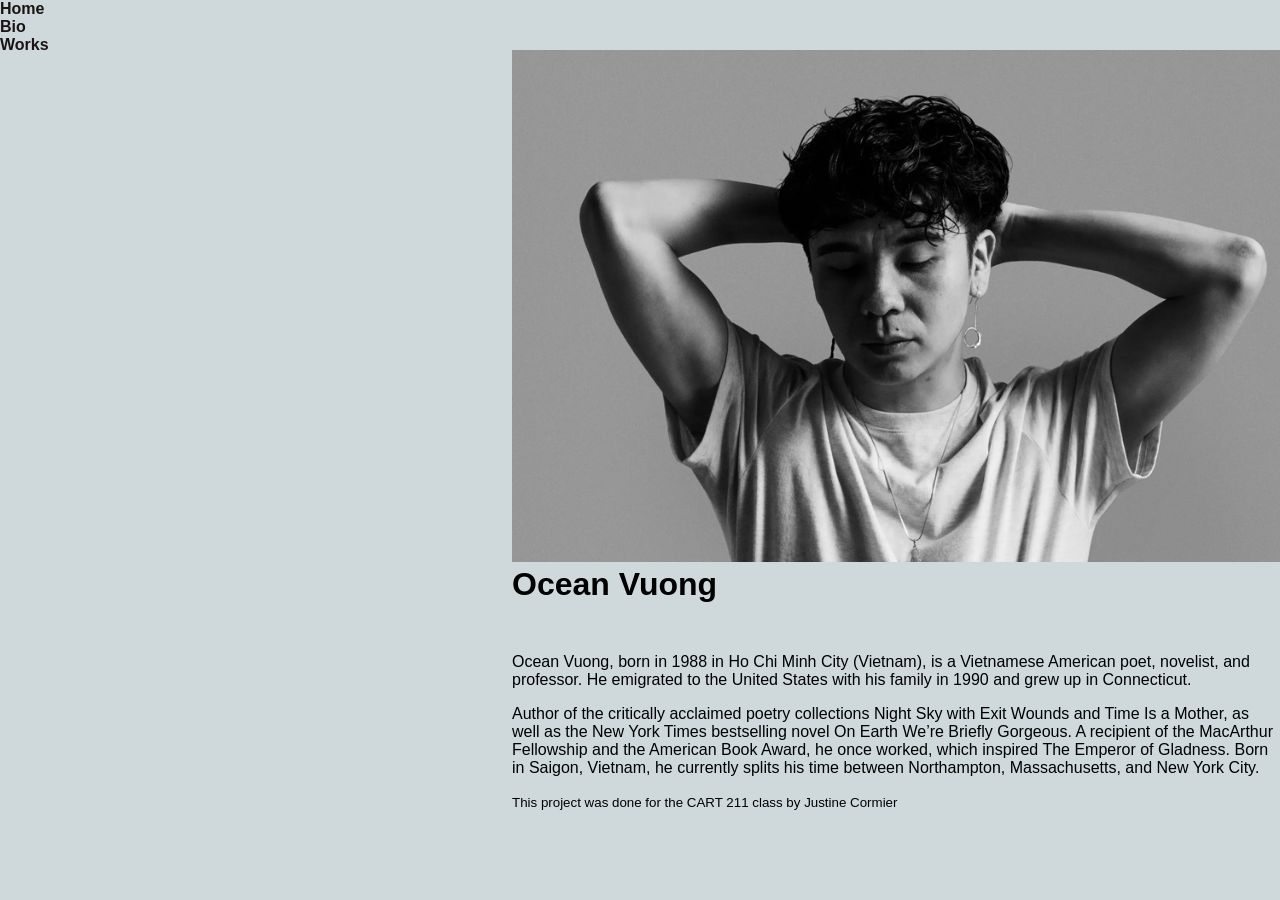
<file: Assessement3-and-4/index.html>
<!DOCTYPE html>
<html lang="en">
<head>
    <meta charset="UTF-8">
    <meta name="viewport" content="width=device-width, initial-scale=1.0">
    <title>Ocean Vuong web page</title>
    <link rel="stylesheet" href="default.css">
</head>
<body>
    <nav>
        <a href="index.html">Home</a>
        <a href="bio.html">Bio</a>
        <a href="work.html">Works</a>
    </nav>
    <div id="wrapper">
        <header>
            <img src="assets/Home.jpg" alt="Bio-pic of Ocean Vuong" width="100%">
            <h1>Ocean Vuong</h1>
        </header>
        <main>
            <p>
            Ocean Vuong, born in 1988 in Ho Chi Minh City (Vietnam), is a Vietnamese American poet, novelist, and professor. He
            emigrated to the United States with his family in 1990 and grew up in Connecticut.
   
            </p>
            
            <p>
            Author of the critically acclaimed poetry collections Night Sky with Exit Wounds and Time Is a Mother, as well as the
            New York Times bestselling novel On Earth We’re Briefly Gorgeous. A recipient of the MacArthur Fellowship and the
            American Book Award, he once worked, which inspired The Emperor of Gladness. Born in Saigon, Vietnam, he currently
            splits his time between Northampton, Massachusetts, and New York City.
   
            </p>
        </main>
        <footer>
        <small> This project was done for the CART 211 class by Justine Cormier</small>
        </footer>
    </div>
</body>
</html>
</file>
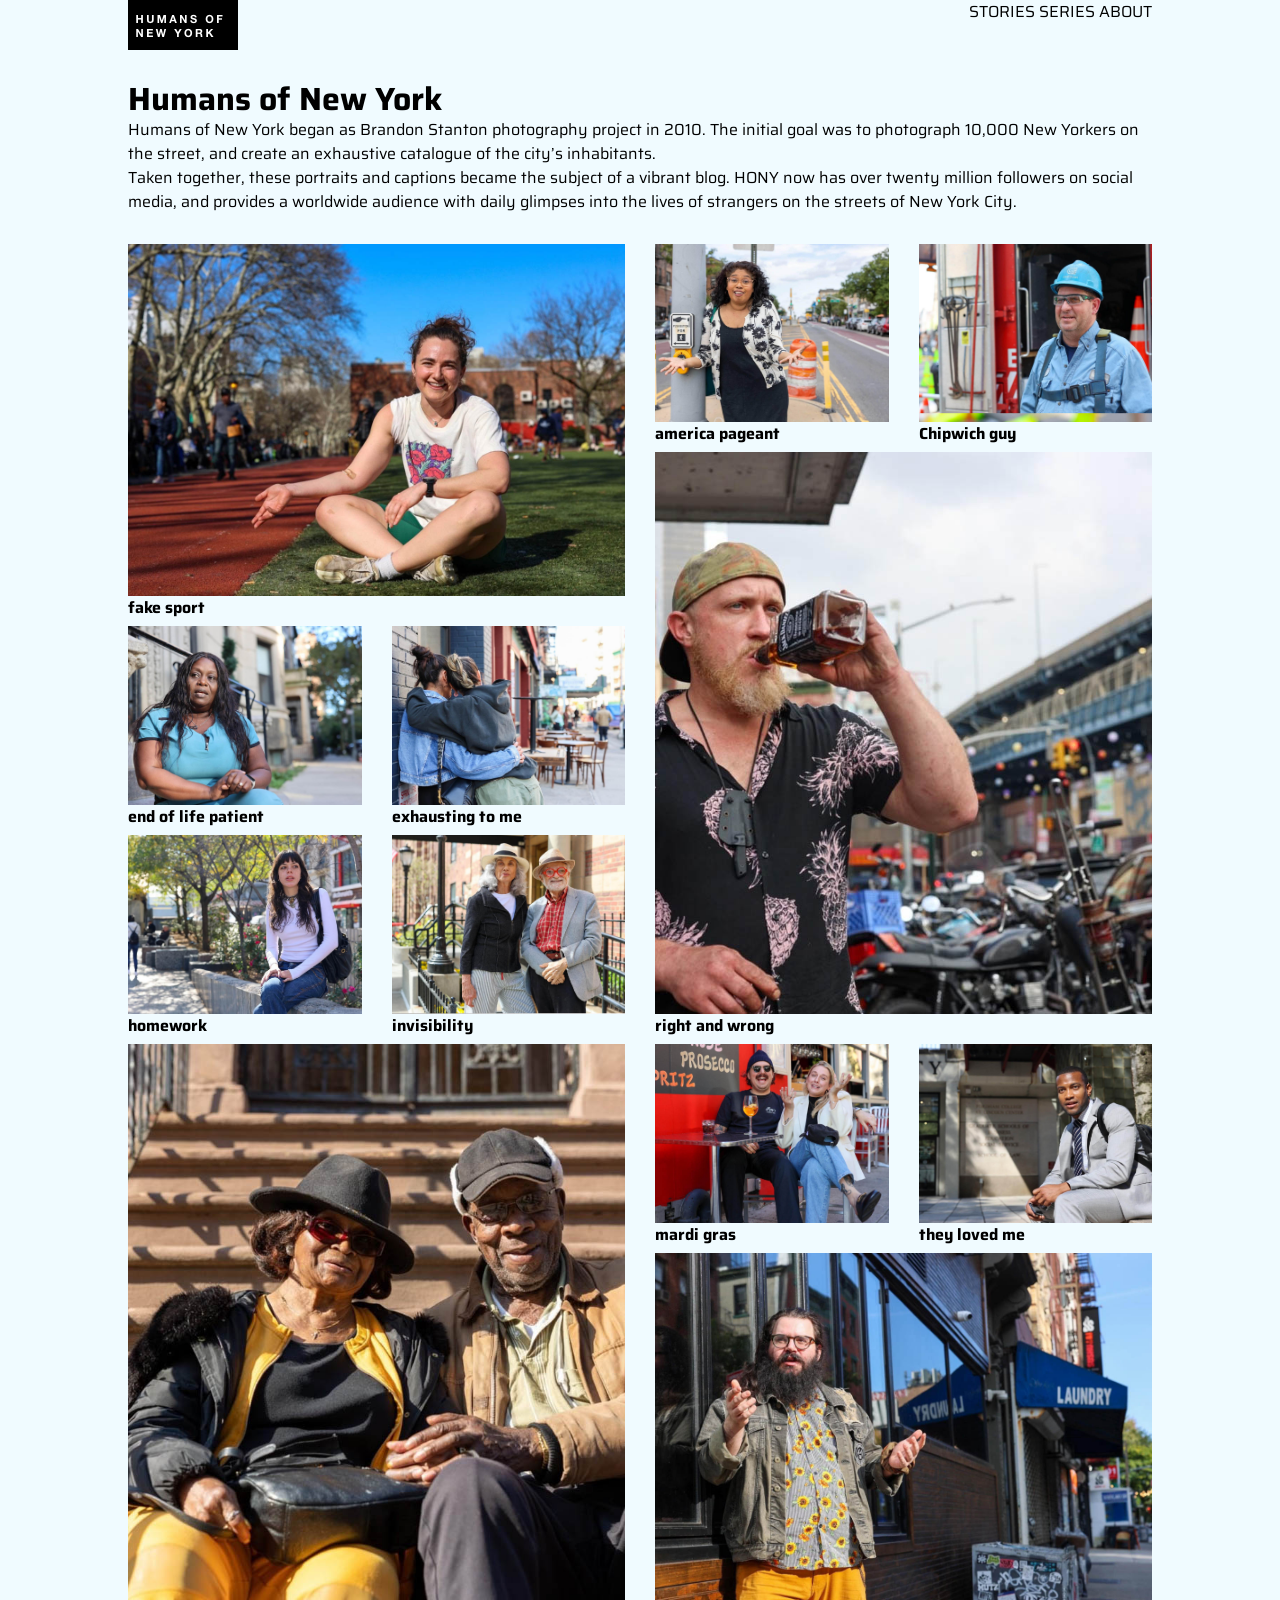
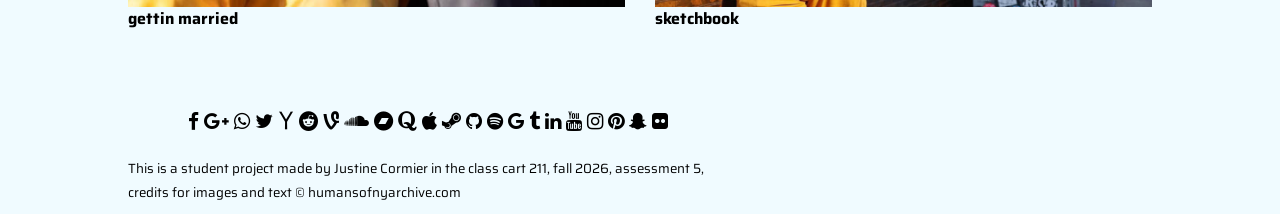
<file: Cormier_Justine_Assessement5/index.html>
<!DOCTYPE html>
<html lang ="en">
<head>
    <meta charset="UTF-8">
    <meta name ="viewport" content="width=device-width">
    <title>Humans of New York</title>
    <!-- calls the reset css that the teacher provided -->
    <link rel="stylesheet" href="reset.css">
    <!-- calls the default.css that is "mine" -->
    <link rel="stylesheet" href="default.css">
    
    <!-- i pasted this from google fonts to import it-->
    <link rel="preconnect" href="https://fonts.googleapis.com">
    <link rel="preconnect" href="https://fonts.gstatic.com" crossorigin>
    <link href="https://fonts.googleapis.com/css2?family=Saira:ital,wght@0,100..900;1,100..900&display=swap"
    rel="stylesheet">
    <link rel="stylesheet" href="https://cdnjs.cloudflare.com/ajax/libs/font-awesome/4.7.0/css/font-awesome.min.css">

</head>
<body>
<div id ="wrapper">
    
    
    <header>
    <!-- makes two boxes -->
     <!-- logo -->
    <div class="logo">
    <a href="index.html"><img src="assets/logo.png"></a>
    </div>
   
    <!-- navigation bar/menu-->
    <nav>
        <!-- three links -->
        <a href="story.html">STORIES</a>
        <a href="#"></ahref>SERIES</a>
        <a href="#"></ahref>ABOUT</a>
        
    </nav>
    </header>
    
    
    <!-- main content of the page -->
    <main>
        <h1>Humans of New York</h1>
        <p>Humans of New York began as Brandon Stanton photography project in 2010. The initial goal was to photograph 10,000 New
        Yorkers on the street, and create an exhaustive catalogue of the city’s inhabitants.
        </p>
        <p>Taken together, these portraits and captions became the subject of a vibrant blog. HONY now has over twenty million
        followers on social media, and provides a worldwide audience with daily glimpses into the lives of strangers on the
        streets of New York City.
        </p>
        <div class = "image-container">
            <figure class="im1">
                <a href="#"></a><img src="assets/america_pageant.jpg" alt="">
                <figcaption>america pageant</figcaption>
            </figure>
            
            <figure class="im2">
                <a href="#"></a><img src="assets/Chipwich_guy.jpg" alt="">
                <figcaption>Chipwich guy</figcaption>
            </figure>
            
            <figure class="im12">
                <a href="#"></a><img src="assets/end_of_life_patient.jpg" alt="">
                <figcaption>end of life patient</figcaption>
            </figure>
            
            <figure class="im4">
                <a href="#"></a><img src="assets/exhausting_to_me.jpg" alt="">
                <figcaption>exhausting to me</figcaption>
            </figure>
            
            <figure class="im5">
                <a href="#"></a><img src="assets/fake_sport.jpg" alt="">
                <figcaption>fake sport</figcaption>
            </figure>
            
            <figure class="im6">
                <a href="#"></a><img src="assets/gettin_married.jpg" alt="">
                <figcaption>gettin married</figcaption>
            </figure>
            
            <figure class="im7">
                <a href="#"></a><img src="assets/homework.jpg" alt="">
                <figcaption>homework</figcaption>
            </figure>
            
            <figure class="im8">
                <a href="#"></a><img src="assets/invisibility.jpg" alt="">
                <figcaption>invisibility</figcaption>
            </figure>
            
            <figure class="im9">
                <a href="#"></a><img src="assets/Mardi-Gras.jpg" alt="">
                <figcaption>mardi gras</figcaption>
            </figure>
            
            <figure class="im10">
                <a href="#"></a><img src="assets/Right_and_wrong.jpg" alt="">
                <figcaption>right and wrong</figcaption>
            </figure>
            
            <figure class="im11">
                <a href="#"></a><img src="assets/sketchbook.jpg" alt="">
                <figcaption>sketchbook</figcaption>
            </figure>
            
            <figure class="im12">
                <a href="#"></a><img src="assets/they_loved_me.jpg" alt="">
                <figcaption>they loved me</figcaption>
            </figure>
            
        </div>
            
            
            
    </main>
    
    
    <footer>
        <div class="icon-wrapper">
        <div class="fa fa-facebook"></div>
        <div class ="fa fa-google-plus"></div>
        <div class ="fa fa-whatsapp"></div>
        <div class="fa fa-twitter"></div>
        <div class="fa fa-yahoo"></div>
        <div class="fa fa-reddit"></div>
        <div class="fa fa-vine"></div>
        <div class="fa fa-soundcloud"></div>
        <div class="fa fa-bandcamp"></div>
        <div class="fa fa-quora"></div>
        <div class="fa fa-apple"></div>
        <a href="#" class="fa fa-steam"></a>
        <a href="#" class="fa fa-github"></a>
        <a href="#" class="fa fa-spotify"></a>
        <a href="#" class="fa fa-google"></a>
        <a href="#" class="fa fa-tumblr"></a>
        <a href="#" class="fa fa-linkedin"></a>
        <a href="#" class="fa fa-youtube"></a>
        <a href="#" class="fa fa-instagram"></a>
        <a href="#" class="fa fa-pinterest"></a>
        <a href="#" class="fa fa-snapchat-ghost"></a>
        <a href="#" class="fa fa-flickr"></a>
        </div>
        <small>This is a student project made by Justine Cormier in the class cart 211, fall 2026, assessment 5, credits for
            images
            and text
            © humansofnyarchive.com
        </small>
    </footer>
   
    
    
</div>
    
</body>
</html>
</file>
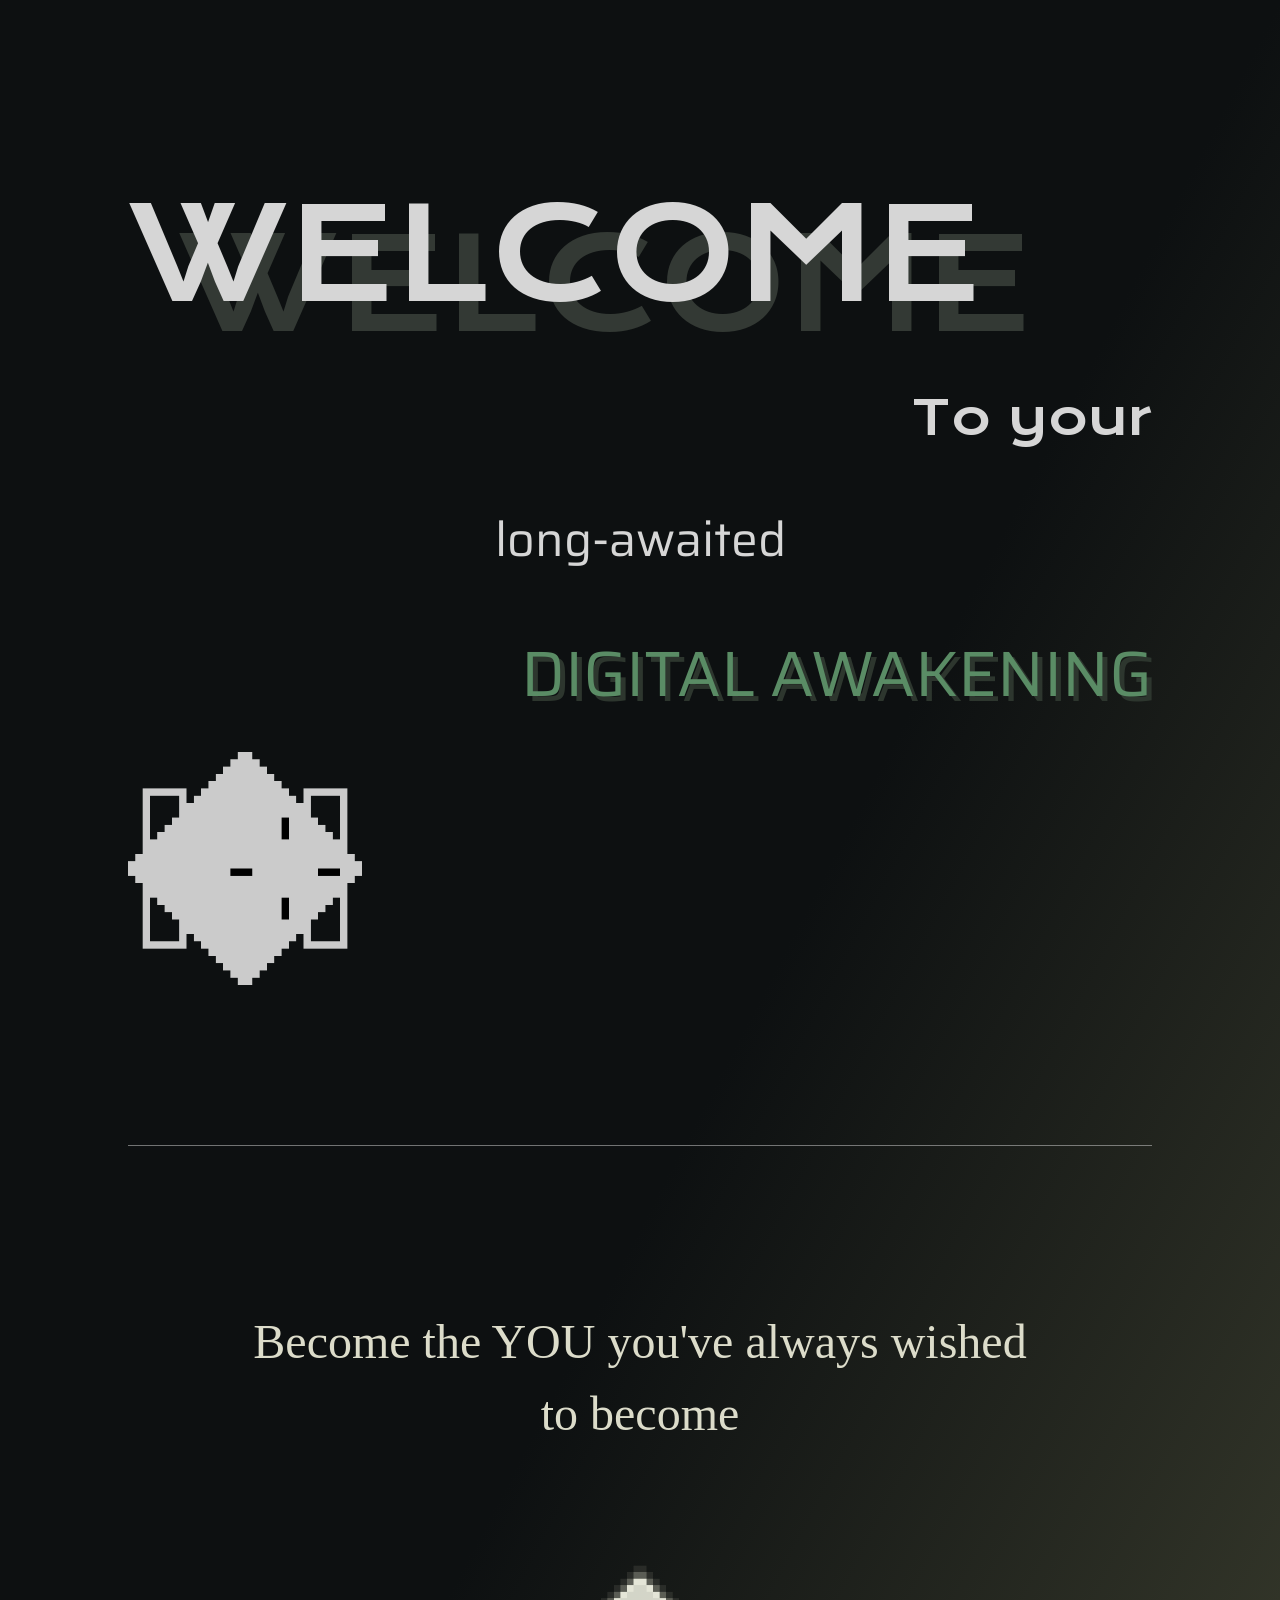
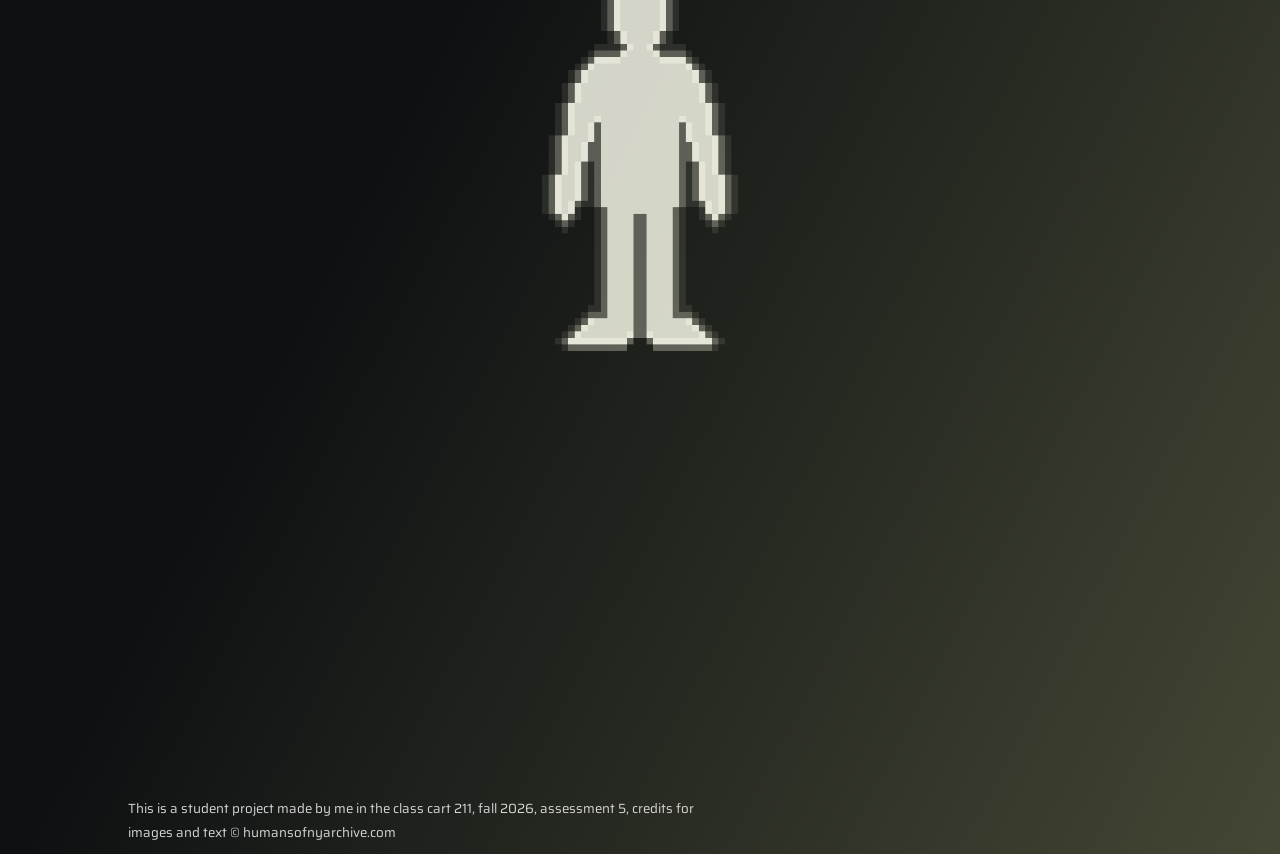
<file: surveillance-project/index.html>
<!DOCTYPE html>
<html lang ="en">
<head>
    <meta charset="UTF-8">
    <meta name ="viewport" content="width=device-width">
    <title>Humans of New York</title>
    <!-- calls the reset css that the teacher provided -->
    <link rel="stylesheet" href="reset.css">
    <!-- calls the default.css that is "mine" -->
    <link rel="stylesheet" href="default.css">
    
    <!-- i pasted this from google fonts to import it-->
     <!-- redaction 50 -->
    <link rel="preconnect" href="https://fonts.googleapis.com">
    <link rel="preconnect" href="https://fonts.gstatic.com" crossorigin>
    <link
        href="https://fonts.googleapis.com/css2?family=Redaction+50:ital,wght@0,400;0,700;1,400&family=Saira:ital,wght@0,100..900;1,100..900&display=swap"
        rel="stylesheet">
        
        <!-- krona one -->
<link rel="preconnect" href="https://fonts.googleapis.com">
<link rel="preconnect" href="https://fonts.gstatic.com" crossorigin>
<link href="https://fonts.googleapis.com/css2?family=Krona+One&display=swap" rel="stylesheet">


</head>
<body>
<div id ="wrapper">
    
    
    <header>
    <!-- makes two boxes -->
     <!-- logo -->
    <!-- <div class="logo">
    <a href="index.html"><img src="assets/logo.png"></a>
    </div> -->
   
    <!-- navigation bar/menu-->
    <nav>
        <!-- three links -->
        <!-- <a href="story.html">STORIES</a>
        <a href="#"></ahref>SERIES</a>
        <a href="#"></ahref>ABOUT</a> -->
        
    </nav>
    </header>
    
    
    <!-- main content of the page -->
    <main>
        <h1 class="krona-one-regular sequential-fade">WELCOME</h1>
        <p class="krona-one-regular sequential-fade fade-2">To your </p>
        <p class="sequential-fade fade-3">long-awaited</p>
        <p class="sequential-fade fade-4">DIGITAL AWAKENING</p>
        <div class = "image-container">
            <figure class="im1">
                <a href="#"></a><img src="assets/diamond.png" alt="">
                <!-- <figcaption>america pageant</figcaption> -->
            </figure>
            

            
        </div>
        <section class="closing-message">
            <p class="redaction-50-regular">Become the YOU you've always wished to become</p>
            
            <div class = "person">
                <a href="#"></a><img src = "assets/person2.png" alt = "">
            </div>
            </section>
            
    </main>
    
    
    <footer>
        <div class="icon-wrapper">
        <div class="fa fa-facebook"></div>
        <div class ="fa fa-google-plus"></div>
        <div class ="fa fa-whatsapp"></div>
        <div class="fa fa-twitter"></div>
        <div class="fa fa-yahoo"></div>
        <div class="fa fa-reddit"></div>
        <div class="fa fa-vine"></div>
        <div class="fa fa-soundcloud"></div>
        <div class="fa fa-bandcamp"></div>
        <div class="fa fa-quora"></div>
        <div class="fa fa-apple"></div>
        <a href="#" class="fa fa-steam"></a>
        <a href="#" class="fa fa-github"></a>
        <a href="#" class="fa fa-spotify"></a>
        <a href="#" class="fa fa-google"></a>
        <a href="#" class="fa fa-tumblr"></a>
        <a href="#" class="fa fa-linkedin"></a>
        <a href="#" class="fa fa-youtube"></a>
        <a href="#" class="fa fa-instagram"></a>
        <a href="#" class="fa fa-pinterest"></a>
        <a href="#" class="fa fa-snapchat-ghost"></a>
        <a href="#" class="fa fa-flickr"></a>
        </div>
        <small>This is a student project made by me in the class cart 211, fall 2026, assessment 5, credits for
            images
            and text
            © humansofnyarchive.com
        </small>
    </footer>
   
    
    
</div>
    
</body>
</html>
</file>
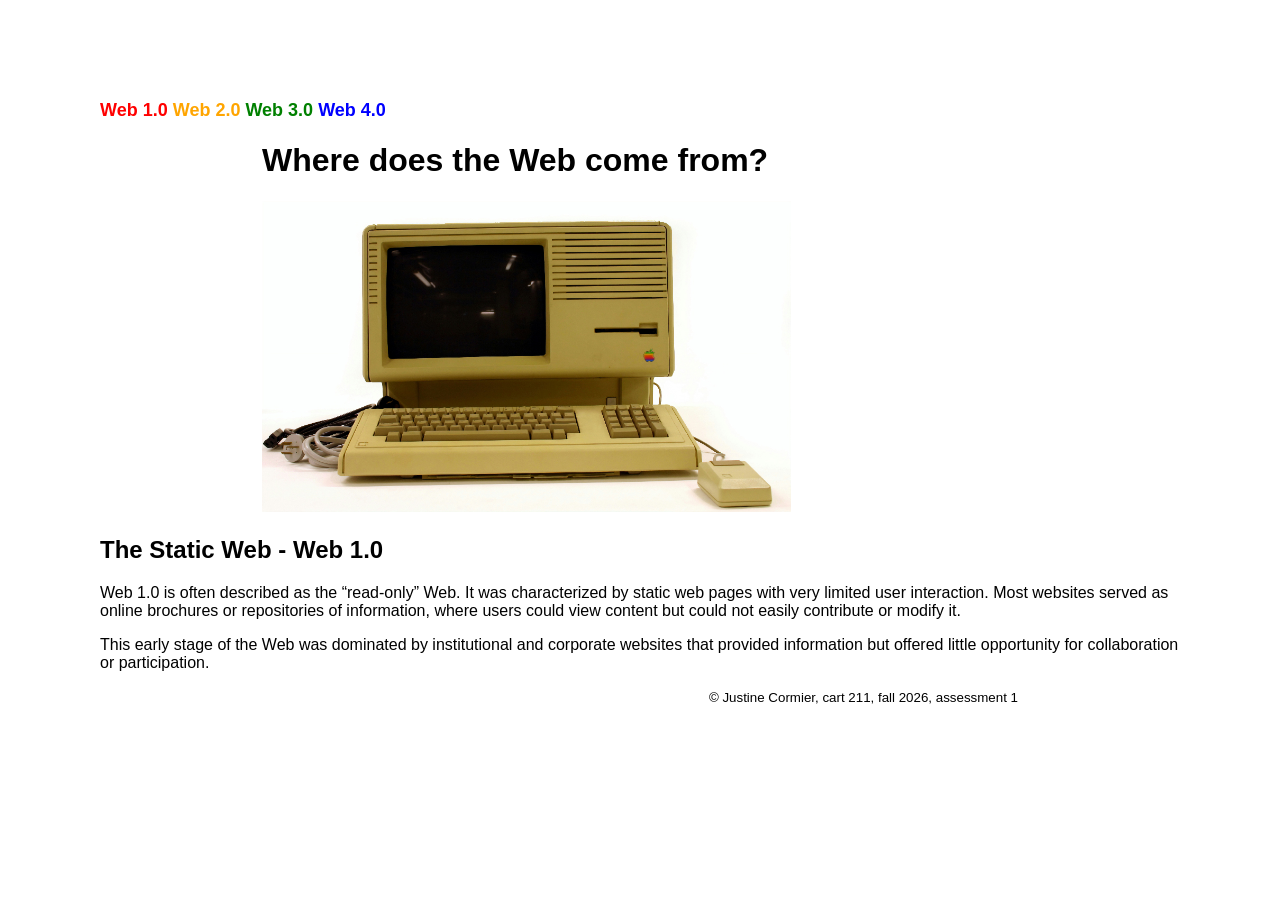
<file: Assesement2/Assesement2/index.html>
<!DOCTYPE html>

<html lang="en">
<head>
    <title>Origins of the Web</title>
    <meta charset="UTF-8"
    
    
    
</head>    

<body style="font-family: Arial, Helvetica, sans-serif; margin:100px;">
    <nav style="font-weight:bold;font-size:large;"
        <!--this LOADS TO these pages
        if you dont know the link, put a #-->
        <a href="index.html"style="color: red; text-decoration: none;">Web 1.0</a>
        <a href="web2.html"style="color: orange; text-decoration: none;"">Web 2.0</a>
        <a href="web3.html"style="color: green; text-decoration: none;"">Web 3.0</a>
        <a href="web4.html"style="color: blue; text-decoration: none;"">Web 4.0</a>
    </nav>
    <!--this means my content is 70% of the page, not including
    the image-->
    <header style="width:70%; margin-left:auto; margin-right:auto;">
        <h1>Where does the Web come from?</h1>
        
        <img src="apple-lisa.jpg" width="70%;"> 
    </header>
    <main style="width:70%;margin-left:auto; margin-right:auto;;"></main>
    <h2> The Static Web - Web 1.0</h2>
        <p>
        Web 1.0 is often described as the “read-only” Web. It was characterized by static web pages with very limited user interaction. Most
        websites served as online brochures or repositories of information, where users could view content but could not easily
        contribute or modify it.
            
        </p>
        <p>
        This early stage of the Web was dominated by institutional and corporate websites that provided information but offered little
        opportunity for collaboration or participation.
        </p>
        
    </main>
    
    <footer style="width:70%;margin-left:auto; margin-right:auto;text-align: right;">
    <small>
© Justine Cormier, cart 211, fall 2026, assessment 1
    </small>
        
    </footer>
    
    
</body>







</html>
</file>
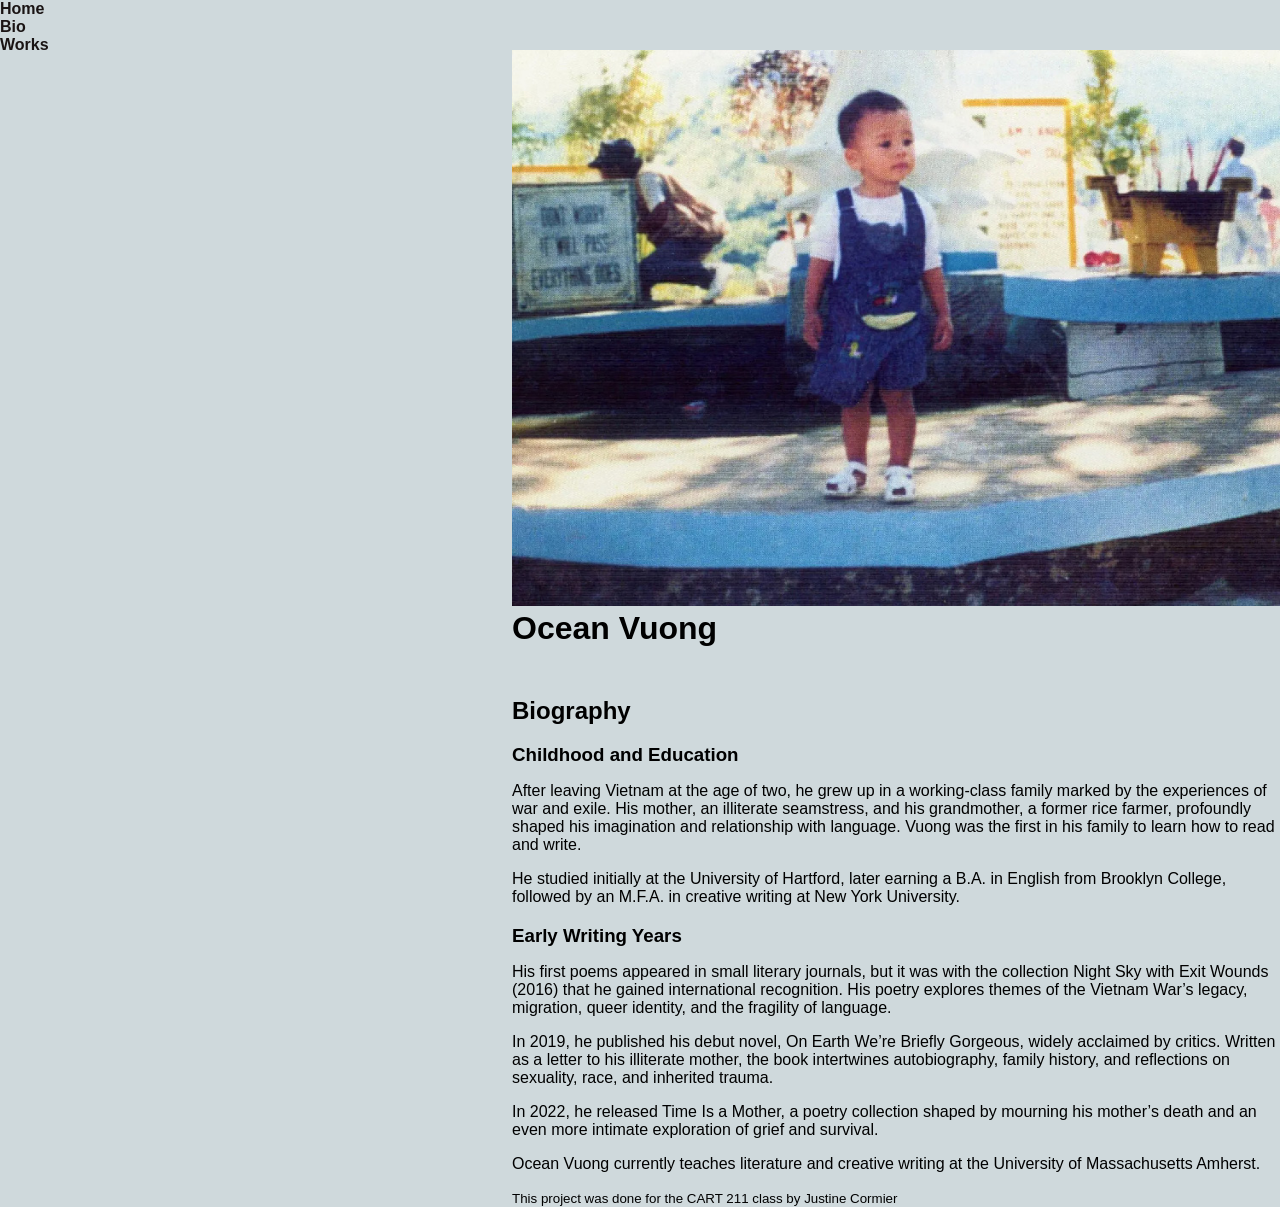
<file: Assessement3-and-4/bio.html>
<!DOCTYPE html>
<html lang="en">
<head>
    <meta charset="UTF-8">
    <meta name="viewport" content="width=device-width, initial-scale=1.0">
    <title>Ocean Vuong web page</title>
    <link rel="stylesheet" href="default.css">
</head>
<body>
    <nav>
        <a href="index.html">Home</a>
        <a href="bio.html">Bio</a>
        <a href="work.html">Works</a>
    </nav>
    <div id="wrapper">
        <header>
            <img src="assets/Bio.jpg" alt="Bio-pic of Ocean Vuong as a child" width="100%">
            <h1>Ocean Vuong</h1>
            <h2> Biography</h2>
        </header>
        <main>
            <h3>Childhood and Education</h3>
            <p>
            After leaving Vietnam at the age of two, he grew up in a working-class family marked by the experiences of war and
            exile. His mother, an illiterate seamstress, and his grandmother, a former rice farmer, profoundly shaped his
            imagination and relationship with language. Vuong was the first in his family to learn how to read and write.

            </p>
            
            <p>
            He studied initially at the University of Hartford, later earning a B.A. in English from Brooklyn College, followed by
            an M.F.A. in creative writing at New York University.
            </p>
            
            <h3>Early Writing Years</h3>
            <p> His first poems appeared in small literary journals, but it was with the collection Night Sky with Exit Wounds (2016)
            that he gained international recognition. His poetry explores themes of the Vietnam War’s legacy, migration, queer
            identity, and the fragility of language.
            </p>
            
            <p>In 2019, he published his debut novel, On Earth We’re Briefly Gorgeous, widely acclaimed by critics. Written as a letter
            to his illiterate mother, the book intertwines autobiography, family history, and reflections on sexuality, race, and
            inherited trauma.
            </p>
            
            <p>In 2022, he released Time Is a Mother, a poetry collection shaped by mourning his mother’s death and an even more
            intimate exploration of grief and survival.
            </p>
            
            <p>Ocean Vuong currently teaches literature and creative writing at the University of Massachusetts Amherst.
</p>
            
            
        </main>
        <footer>
        <small> This project was done for the CART 211 class by Justine Cormier</small>
        </footer>
    </div>
</body>
</html>
</file>
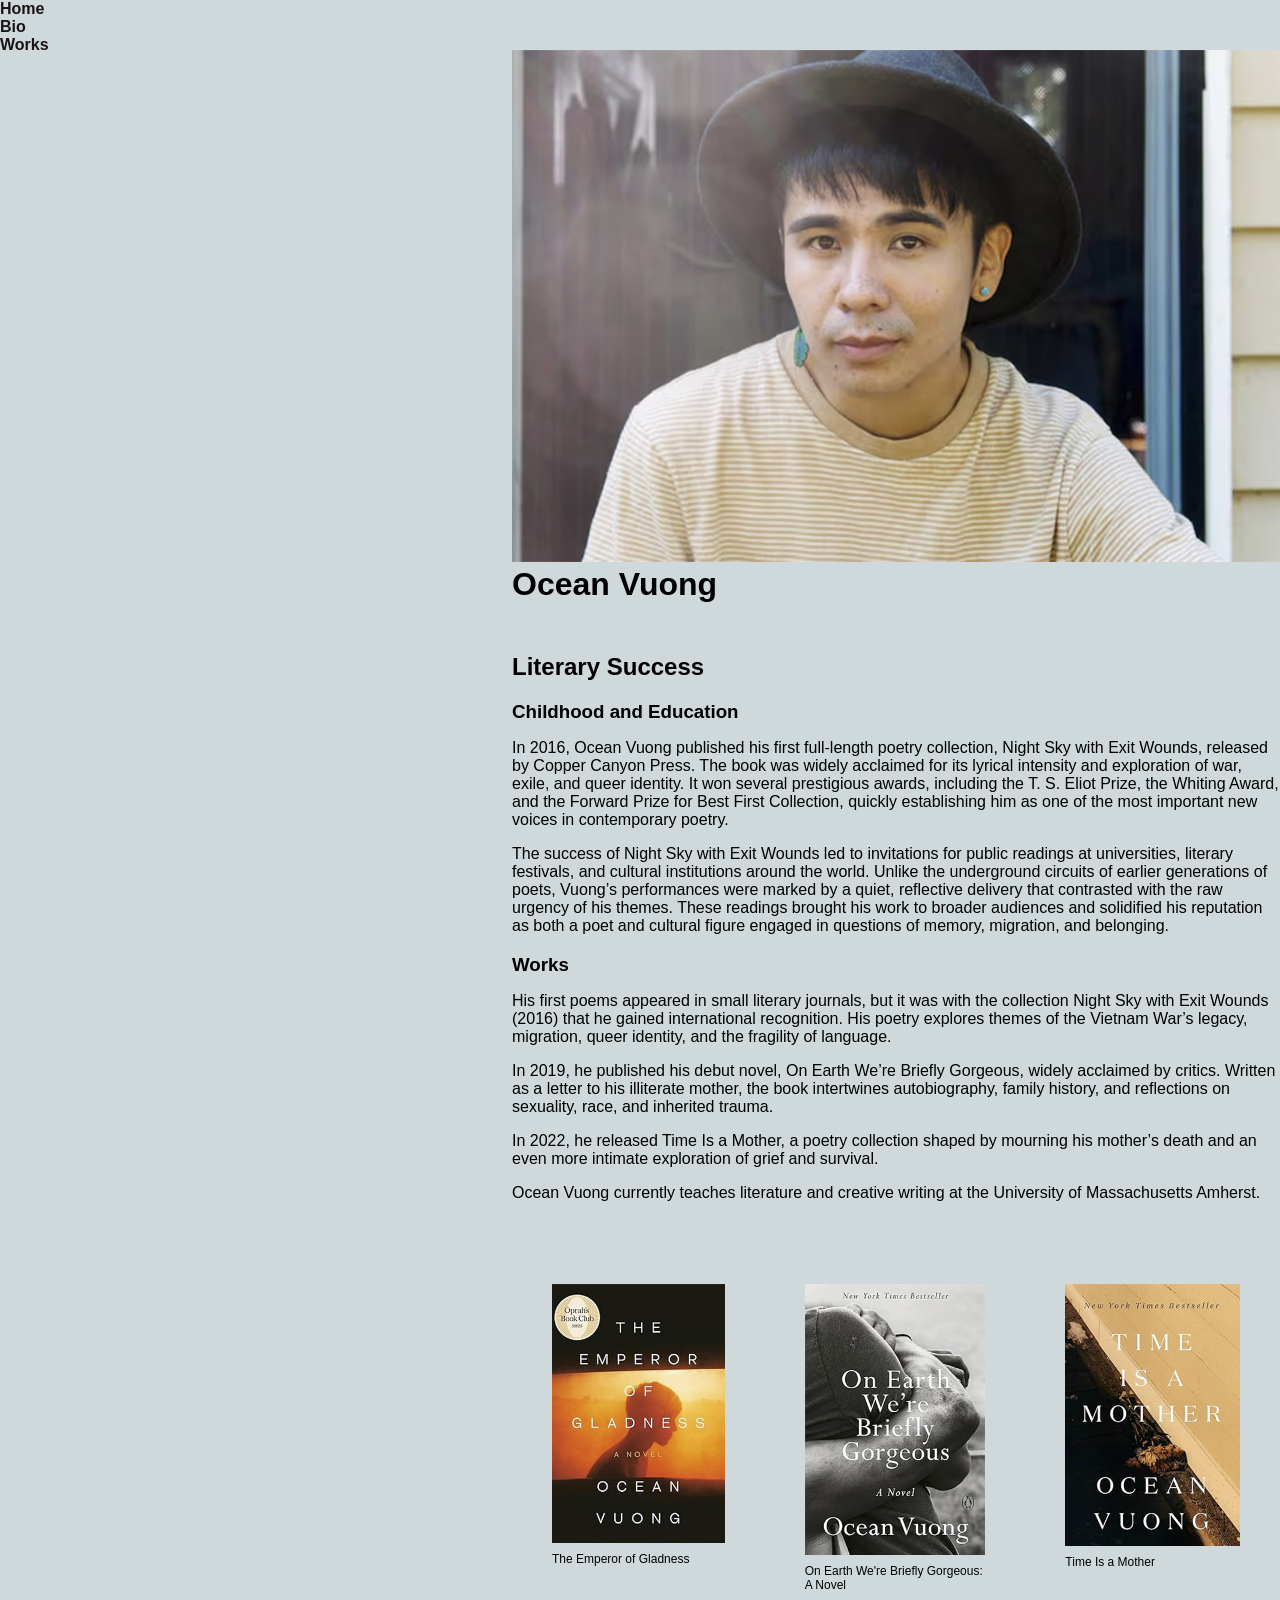
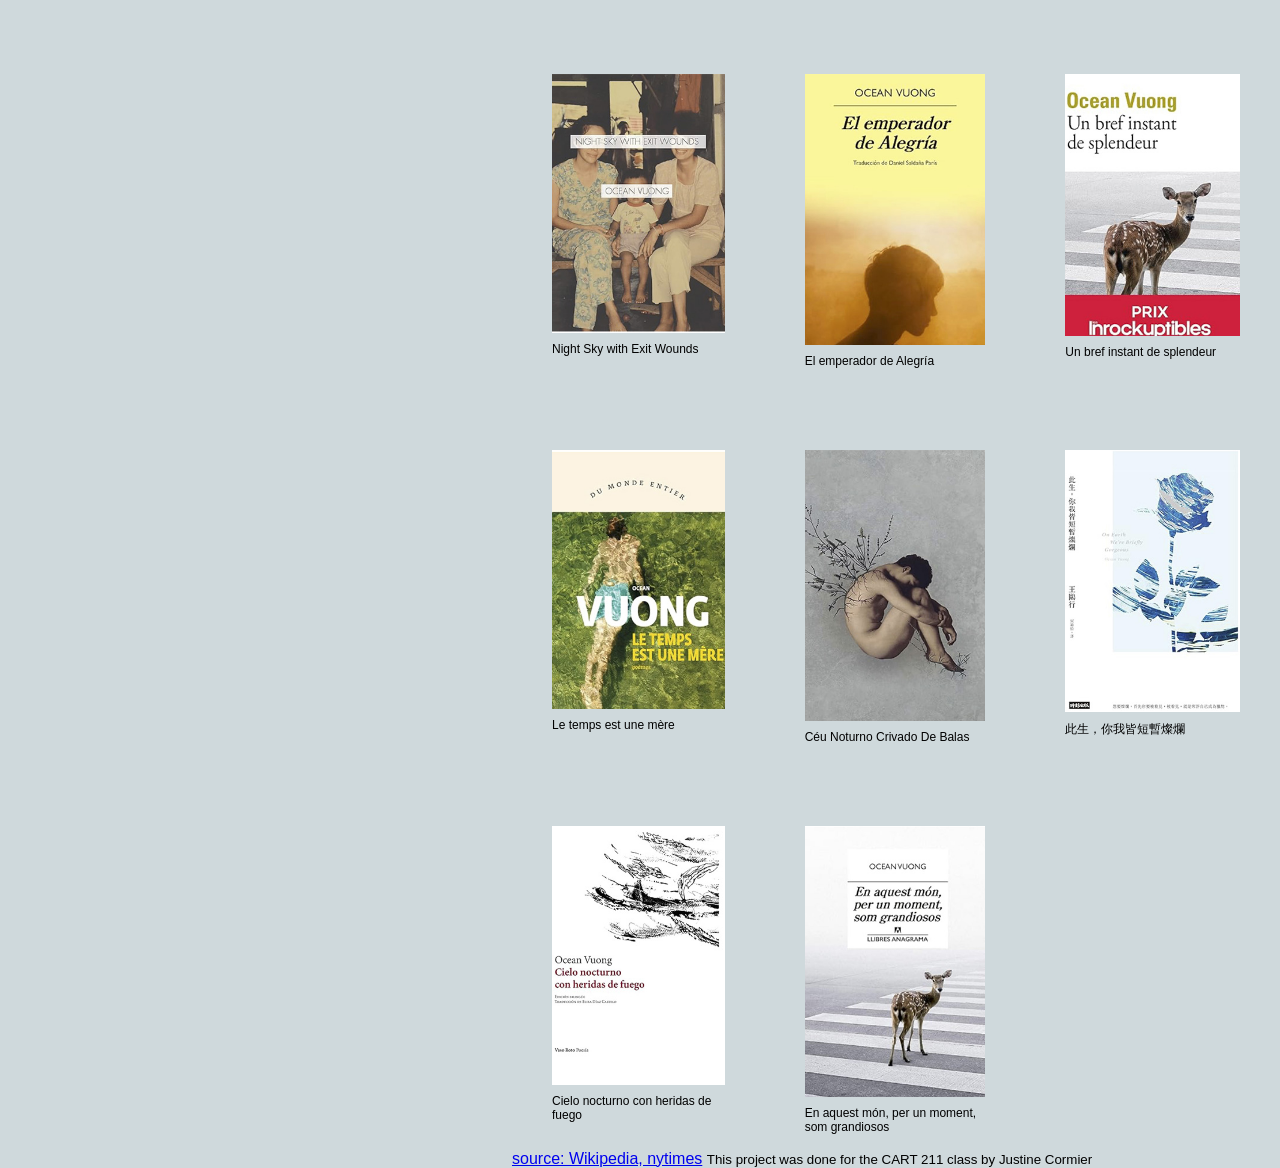
<file: Assessement3-and-4/work.html>
<!DOCTYPE html>
<html lang="en">
<head>
    <meta charset="UTF-8">
    <meta name="viewport" content="width=device-width, initial-scale=1.0">
    <title>Ocean Vuong web page</title>
    <link rel="stylesheet" href="default.css">
</head>
<body>
    <nav>
        <a href="index.html">Home</a>
        <a href="bio.html">Bio</a>
        <a href="work.html">Works</a>
    </nav>
    <div id="wrapper">
        <header>
            <img src="assets/work.jpg" alt="Bio-pic of Ocean Vuong as a child" width="100%">
            <h1>Ocean Vuong</h1>
            <h2>Literary Success</h2>
        </header>
        <main>
            <h3>Childhood and Education</h3>
            <p>
            In 2016, Ocean Vuong published his first full-length poetry collection, Night Sky with Exit Wounds, released by Copper
            Canyon Press. The book was widely acclaimed for its lyrical intensity and exploration of war, exile, and queer identity.
            It won several prestigious awards, including the T. S. Eliot Prize, the Whiting Award, and the Forward Prize for Best
            First Collection, quickly establishing him as one of the most important new voices in contemporary poetry.

            </p>
            
            <p>
            The success of Night Sky with Exit Wounds led to invitations for public readings at universities, literary festivals,
            and cultural institutions around the world. Unlike the underground circuits of earlier generations of poets, Vuong’s
            performances were marked by a quiet, reflective delivery that contrasted with the raw urgency of his themes. These
            readings brought his work to broader audiences and solidified his reputation as both a poet and cultural figure engaged
            in questions of memory, migration, and belonging.
            </p>
            
            <h3>Works</h3>
            <p> His first poems appeared in small literary journals, but it was with the collection Night Sky with Exit Wounds (2016)
            that he gained international recognition. His poetry explores themes of the Vietnam War’s legacy, migration, queer
            identity, and the fragility of language.
            </p>
            
            <p>In 2019, he published his debut novel, On Earth We’re Briefly Gorgeous, widely acclaimed by critics. Written as a letter
            to his illiterate mother, the book intertwines autobiography, family history, and reflections on sexuality, race, and
            inherited trauma.
            </p>
            
            <p>In 2022, he released Time Is a Mother, a poetry collection shaped by mourning his mother’s death and an even more
            intimate exploration of grief and survival.
            </p>
            
            <p>Ocean Vuong currently teaches literature and creative writing at the University of Massachusetts Amherst.
</p>
            <div class="bookgrid">
                <figure>
                    <img src="assets/Emperor.jpg"alt="book cover of The Emperor of Gladness" width ="100%">
                    <figcaption> The Emperor of Gladness
                    </figcaption>
                </figure>
                
                <figure>
                    <img src="assets/Earth.jpg" alt="book cover of On Earth We're Briefly Gorgeous: A Novel" width="100%">
                    <figcaption> On Earth We're Briefly Gorgeous: A Novel

                    </figcaption>
                </figure>
                
                <figure>
                    <img src="assets/Mother.jpg" alt="book cover of Time Is a Mother" width="100%">
                    <figcaption> Time Is a Mother
                
                    </figcaption>
                </figure>
                
                <figure>
                    <img src="assets/Wounds.jpg" alt="book cover of Night Sky with Exit Wounds" loading="lazy" width="100%">
                    <figcaption> Night Sky with Exit Wounds
                    </figcaption>
                </figure>

                <figure>
                    <img src="assets/Emperador.jpg" alt="book cover of El emperador de Alegría" width="100%">
                    <figcaption> El emperador de Alegría
                    </figcaption>
                </figure>
                
                <figure>
                    <img src="assets/splendeur.jpg" alt="book cover of Un bref instant de splendeur" width="100%">
                    <figcaption> Un bref instant de splendeur
                    </figcaption>
                </figure>
                
                <figure>
                    <img src="assets/mere.jpg" alt="book cover of Le temps est une mère" width="100%">
                    <figcaption> Le temps est une mère
                    </figcaption>
                </figure>

                <figure>
                    <img src="assets/Balas.jpg" alt="book cover of Céu Noturno Crivado De Balas" width="100%">
                    <figcaption> Céu Noturno Crivado De Balas
                    </figcaption>
                </figure>
                
                <figure>
                    <img src="assets/ChineseED.jpg" alt="book cover of 此生，你我皆短暫燦爛" width="100%">
                    <figcaption> 此生，你我皆短暫燦爛
                    </figcaption>
                </figure>

                <figure>
                    <img src="assets/Heridas.jpg" alt="book cover of Cielo nocturno con heridas de fuego" width="100%">
                    <figcaption> Cielo nocturno con heridas de fuego
                    </figcaption>
                </figure>
                
                <figure>
                    <img src="assets/aquest.jpg" alt="En aquest món, per un moment, som grandiosos" width="100%">
                    <figcaption> En aquest món, per un moment, som grandiosos
                    </figcaption>
                </figure>
                

            </div>
            
            
        </main>
        <footer> <a href="https://www.nytimes.com/2025/05/03/magazine/ocean-vuong-interview.html), CBC (https://www.cbc.ca/radio/writersandcompany/ocean-vuong-embraces-life-after-loss-in-his-new-book-of-poems-time-is-a-mother-1.6413281), Amazon (https://www.amazon.ca/stores/Ocean-Vuong/author/B004ODUZ2M?ref=ap_rdr&isDramIntegrated=true&shoppingPortalEnabled=true)"
>source: Wikipedia, nytimes</a>
        <small> This project was done for the CART 211 class by Justine Cormier</small>
        </footer>
    </div>
</body>
</html>
</file>
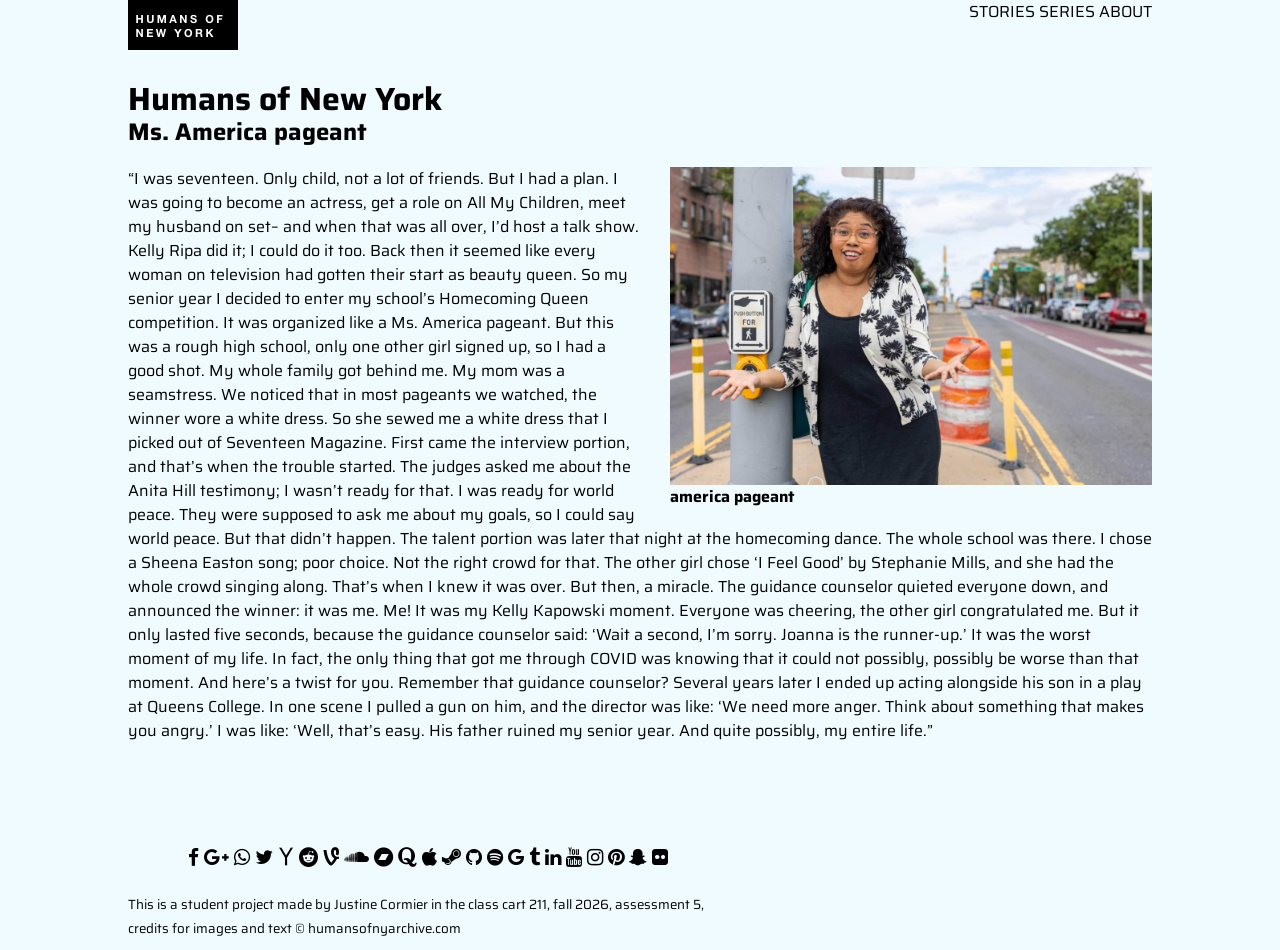
<file: Cormier_Justine_Assessement5/story.html>
<!DOCTYPE html>
<html lang="en">

<head>
    <meta charset="UTF-8">
    <meta name="viewport" content="width=device-width">
    <title>Humans of New York</title>
    <!-- calls the reset css that the teacher provided -->
    <link rel="stylesheet" href="reset.css">
    <!-- calls the default.css that is "mine" -->
    <link rel="stylesheet" href="default.css">

    <!-- i pasted this from google fonts to import it-->
    <link rel="preconnect" href="https://fonts.googleapis.com">
    <link rel="preconnect" href="https://fonts.gstatic.com" crossorigin>
    <link href="https://fonts.googleapis.com/css2?family=Saira:ital,wght@0,100..900;1,100..900&display=swap"
        rel="stylesheet">
    <link rel="stylesheet" href="https://cdnjs.cloudflare.com/ajax/libs/font-awesome/4.7.0/css/font-awesome.min.css">

</head>

<body>
    <div id="wrapper">


        <header>
            <!-- makes two boxes -->
            <!-- logo -->
            <div class="logo">
                <a href="index.html"><img src="assets/logo.png"></a>
            </div>

            <!-- navigation bar/menu-->
            <nav>
                <!-- three links -->
                <a href="story.html">STORIES</a>
                <a href="#"></ahref>SERIES</a>
                <a href="#"></ahref>ABOUT</a>

            </nav>
        </header>


        <!-- main content of the page -->
        <main>
            <h1>Humans of New York</h1>
            <h2>Ms. America pageant</h2>
            <div class="story-container">
                <figure class="im1-left">
                    <a href="#"></a><img src="assets/america_pageant.jpg" alt="">
                    <figcaption>america pageant</figcaption>
                </figure>

                <div class="text-story">
                    <p>“I was seventeen. Only child, not a lot of friends. But I had a plan. I was going to become an
                        actress, get a role on
                        All My Children, meet my husband on set– and when that was all over, I’d host a talk show. Kelly
                        Ripa did it; I could do
                        it too. Back then it seemed like every woman on television had gotten their start as beauty
                        queen. So my senior year I
                        decided to enter my school’s Homecoming Queen competition. It was organized like a Ms. America
                        pageant. But this was a
                        rough high school, only one other girl signed up, so I had a good shot. My whole family got
                        behind me. My mom was a
                        seamstress. We noticed that in most pageants we watched, the winner wore a white dress. So she
                        sewed me a white dress
                        that I picked out of Seventeen Magazine. First came the interview portion, and that’s when the
                        trouble started. The
                        judges asked me about the Anita Hill testimony; I wasn’t ready for that. I was ready for world
                        peace. They were supposed
                        to ask me about my goals, so I could say world peace. But that didn’t happen. The talent portion
                        was later that night at
                        the homecoming dance. The whole school was there. I chose a Sheena Easton song; poor choice. Not
                        the right crowd for
                        that. The other girl chose ‘I Feel Good’ by Stephanie Mills, and she had the whole crowd singing
                        along. That’s when I
                        knew it was over. But then, a miracle. The guidance counselor quieted everyone down, and
                        announced the winner: it was
                        me. Me! It was my Kelly Kapowski moment. Everyone was cheering, the other girl congratulated me.
                        But it only lasted five
                        seconds, because the guidance counselor said: ‘Wait a second, I’m sorry. Joanna is the
                        runner-up.’ It was the worst
                        moment of my life. In fact, the only thing that got me through COVID was knowing that it could
                        not possibly, possibly be
                        worse than that moment. And here’s a twist for you. Remember that guidance counselor? Several
                        years later I ended up
                        acting alongside his son in a play at Queens College. In one scene I pulled a gun on him, and
                        the director was like: ‘We
                        need more anger. Think about something that makes you angry.’ I was like: ‘Well, that’s easy.
                        His father ruined my
                        senior year. And quite possibly, my entire life.”
                    </p>
                </div>


            </div>


        </main>


        <footer>
            <div class="icon-wrapper">
                <div class="fa fa-facebook"></div>
                <div class="fa fa-google-plus"></div>
                <div class="fa fa-whatsapp"></div>
                <div class="fa fa-twitter"></div>
                <div class="fa fa-yahoo"></div>
                <div class="fa fa-reddit"></div>
                <div class="fa fa-vine"></div>
                <div class="fa fa-soundcloud"></div>
                <div class="fa fa-bandcamp"></div>
                <div class="fa fa-quora"></div>
                <div class="fa fa-apple"></div>
                <a href="#" class="fa fa-steam"></a>
                <a href="#" class="fa fa-github"></a>
                <a href="#" class="fa fa-spotify"></a>
                <a href="#" class="fa fa-google"></a>
                <a href="#" class="fa fa-tumblr"></a>
                <a href="#" class="fa fa-linkedin"></a>
                <a href="#" class="fa fa-youtube"></a>
                <a href="#" class="fa fa-instagram"></a>
                <a href="#" class="fa fa-pinterest"></a>
                <a href="#" class="fa fa-snapchat-ghost"></a>
                <a href="#" class="fa fa-flickr"></a>
            </div>
            <small>This is a student project made by Justine Cormier in the class cart 211, fall 2026, assessment 5,
                credits for
                images
                and text
                © humansofnyarchive.com
            </small>
        </footer>



    </div>

</body>

</html>
</file>
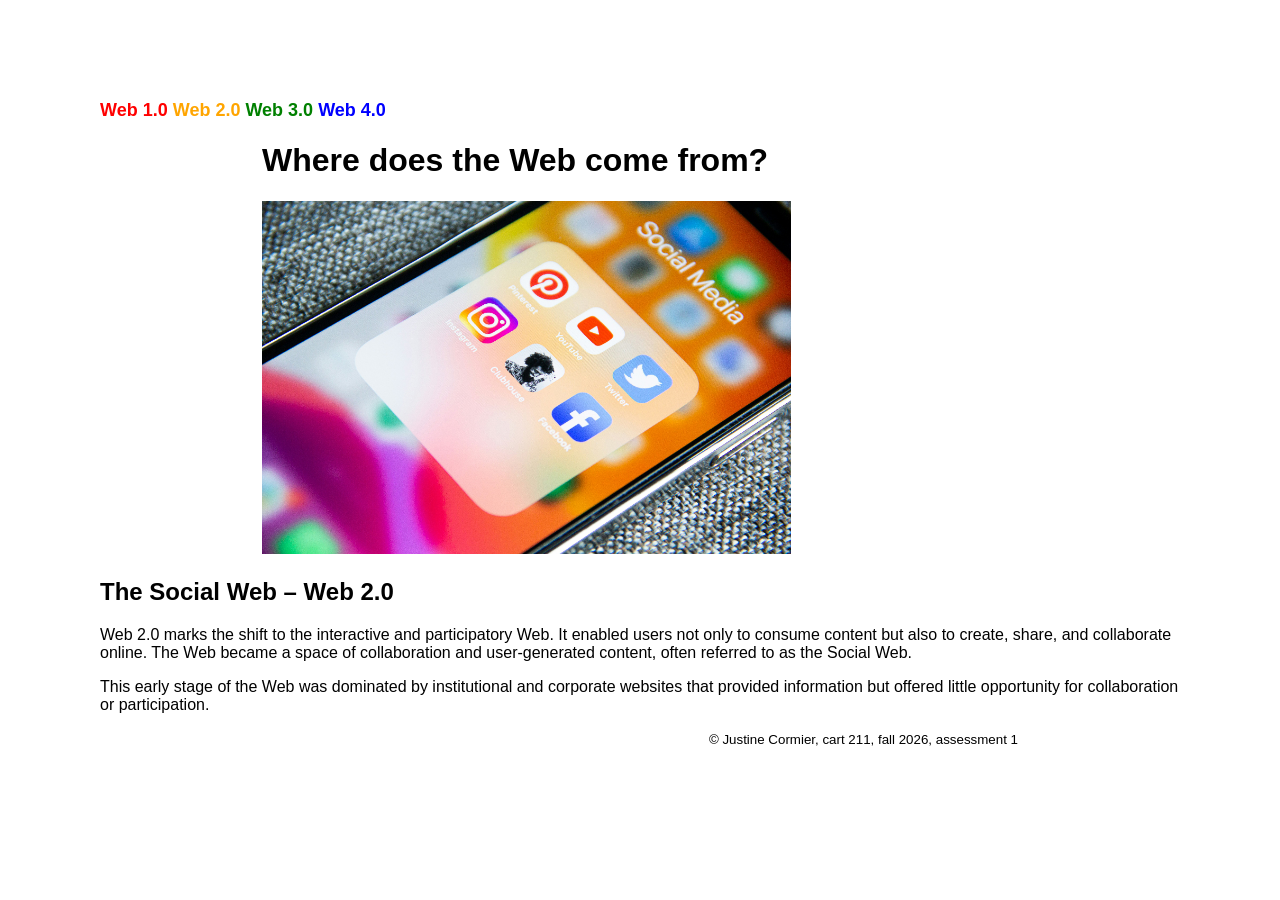
<file: Assesement2/Assesement2/web2.html>
<!DOCTYPE html>

<html lang="en">
<head>
    <title>Origins of the Web</title>
    <meta charset="UTF-8"
    
    
    
</head>    

<body style="font-family: Arial, Helvetica, sans-serif; margin:100px;">
    <nav style="font-weight:bold;font-size:large;"
        <!--this LOADS TO these pages
        if you dont know the link, put a #-->
        <a href="index.html"style="color: red; text-decoration: none;">Web 1.0</a>
        <a href="web2.html"style="color: orange; text-decoration: none;"">Web 2.0</a>
        <a href="web3.html"style="color: green; text-decoration: none;"">Web 3.0</a>
        <a href="web4.html"style="color: blue; text-decoration: none;"">Web 4.0</a>
    </nav>
    <!--this means my content is 70% of the page, not including
    the image-->
    <header style="width:70%; margin-left:auto; margin-right:auto;">
        <h1>Where does the Web come from?</h1>
        
        <img src="social_media.jpg" width="70%;"> 
    </header>
    <main style="width:70%;margin-left:auto; margin-right:auto;;"></main>
    <h2> The Social Web – Web 2.0</h2>
        <p>
        Web 2.0 marks the shift to the interactive and participatory Web. It enabled users not only to consume content but also
        to create, share, and collaborate online.
        
        The Web became a space of collaboration and user-generated content, often referred to as the Social Web.

            
        </p>
        <p>
        This early stage of the Web was dominated by institutional and corporate websites that provided information but offered little
        opportunity for collaboration or participation.
        </p>
        
    </main>
    
    <footer style="width:70%;margin-left:auto; margin-right:auto;text-align: right;">
    <small>
© Justine Cormier, cart 211, fall 2026, assessment 1
    </small>
        
    </footer>
    
    
</body>







</html>
</file>
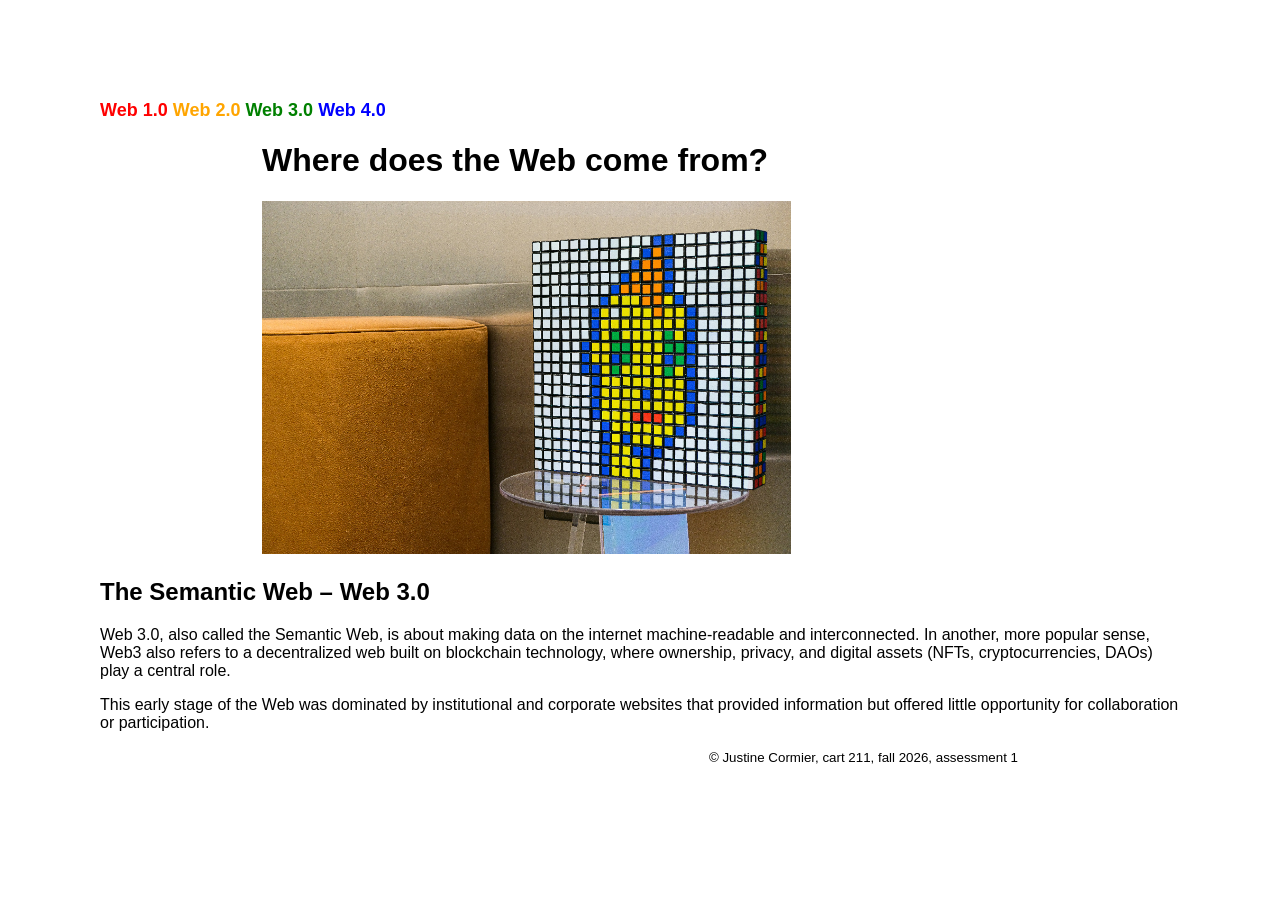
<file: Assesement2/Assesement2/web3.html>
<!DOCTYPE html>

<html lang="en">
<head>
    <title>Origins of the Web</title>
    <meta charset="UTF-8"
    
    
    
</head>    

<body style="font-family: Arial, Helvetica, sans-serif; margin:100px;">
    <nav style="font-weight:bold;font-size:large;"
        <!--this LOADS TO these pages
        if you dont know the link, put a #-->
        <a href="index.html"style="color: red; text-decoration: none;">Web 1.0</a>
        <a href="web2.html"style="color: orange; text-decoration: none;"">Web 2.0</a>
        <a href="web3.html"style="color: green; text-decoration: none;"">Web 3.0</a>
        <a href="web4.html"style="color: blue; text-decoration: none;"">Web 4.0</a>
    </nav>
    <!--this means my content is 70% of the page, not including
    the image-->
    <header style="width:70%; margin-left:auto; margin-right:auto;">
        <h1>Where does the Web come from?</h1>
        
        <img src="cryptopunk.jpg" width="70%;"> 
    </header>
    <main style="width:70%;margin-left:auto; margin-right:auto;;"></main>
    <h2> The Semantic Web – Web 3.0</h2>
        <p>
        Web 3.0, also called the Semantic Web, is about making data on the internet machine-readable and interconnected.
        In another, more popular sense, Web3 also refers to a decentralized web built on blockchain technology, where ownership,
        privacy, and digital assets (NFTs, cryptocurrencies, DAOs) play a central role.

            
        </p>
        <p>
        This early stage of the Web was dominated by institutional and corporate websites that provided information but offered little
        opportunity for collaboration or participation.
        </p>
        
    </main>
    
    <footer style="width:70%;margin-left:auto; margin-right:auto;text-align: right;">
    <small>
© Justine Cormier, cart 211, fall 2026, assessment 1
    </small>
        
    </footer>
    
    
</body>







</html>
</file>
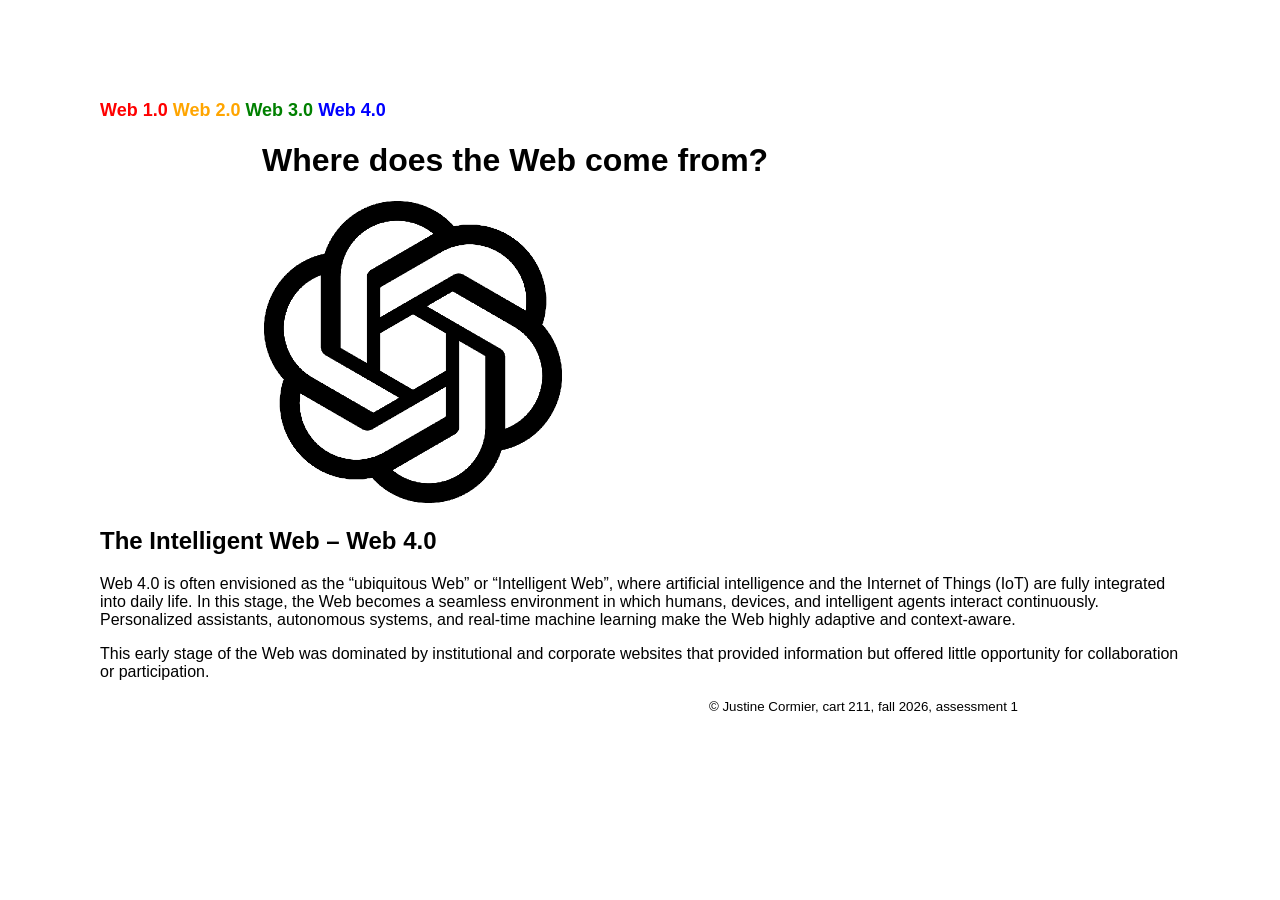
<file: Assesement2/Assesement2/web4.html>
<!DOCTYPE html>

<html lang="en">
<head>
    <title>Origins of the Web</title>
    <meta charset="UTF-8"
    
    
    
</head>    

<body style="font-family: Arial, Helvetica, sans-serif; margin:100px;">
    <nav style="font-weight:bold;font-size:large;"
        <!--this LOADS TO these pages
        if you dont know the link, put a #-->
        <a href="index.html"style="color: red; text-decoration: none;">Web 1.0</a>
        <a href="web2.html"style="color: orange; text-decoration: none;"">Web 2.0</a>
        <a href="web3.html"style="color: green; text-decoration: none;"">Web 3.0</a>
        <a href="web4.html"style="color: blue; text-decoration: none;"">Web 4.0</a>
    </nav>
    <!--this means my content is 70% of the page, not including
    the image-->
    <header style="width:70%; margin-left:auto; margin-right:auto;">
        <h1>Where does the Web come from?</h1>
        
        <img src="ChatGPT-Logo.gif" width="40%;"> 
    </header>
    <main style="width:70%;margin-left:auto; margin-right:auto;;"></main>
    <h2> The Intelligent Web – Web 4.0</h2>
        <p>
        Web 4.0 is often envisioned as the “ubiquitous Web” or “Intelligent Web”, where artificial intelligence and the Internet
        of Things (IoT) are fully integrated into daily life.
        In this stage, the Web becomes a seamless environment in which humans, devices, and intelligent agents interact
        continuously. Personalized assistants, autonomous systems, and real-time machine learning make the Web highly adaptive
        and context-aware.
        

            
        </p>
        <p>
        This early stage of the Web was dominated by institutional and corporate websites that provided information but offered little
        opportunity for collaboration or participation.
        </p>
        
    </main>
    
    <footer style="width:70%;margin-left:auto; margin-right:auto;text-align: right;">
    <small>
© Justine Cormier, cart 211, fall 2026, assessment 1
    </small>
        
    </footer>
    
    
</body>







</html>
</file>
<file: Assessement3-and-4/default.css>
body{
    background-color:rgb(207, 217, 220);
    font-family:Arial, Helvetica, sans-serif;
    
    /* so that there is no weird gap before your page starts 
    .... i dont see anything different when you put padding but yeah*/
    padding: 0;
    margin: 0;
}

 nav a{
    text-decoration: none;
    color: rgb(26, 20, 20);
    font: size 1.2em; 
    font-weight: bold;
    /* makes the words stack over each other */
    display:block;
}

nav{
    width: 15%;
    float: left;
    position: fixed;
    margin-right:50px;
}

/* where the text is */
#wrapper
{
    width: 60%;
    float:right;
}

h1{
   
    margin-top:0;
    margin-bottom: 50px;
    /* put the title on the right, dont use float */
    text-align:left;
}

h2{margin-top: 0;
}

h3{margin-bottom:0;
}

figcaption{
    
    margin-top:5px;
    font-size:12px;
}


.bookgrid{
    display: grid;
    /* auto means a column, so this makes three columns */
    grid-template-columns:auto auto auto ;
}


/* to get rid of the first margins */
.books figure{
    margin: 0;
}

.books{
    grid-template-columns: auto auto;
    min-width: 100%;
    max-width: 100%;
    gap:16px;
    margin-bottom:30px;
    text-align:justify;
}


img{
    margin-top:50px;
    width: 100%;
    /* keep height at auto, and put the height in the html file */
    height: auto;
}
/* 
once it reaches a certain size, (the tab itself), do this */
@media(max-width:767px){
    nav a{
        color:rgb(234, 214, 227);
        display: inline-block;
    }
    
    /* the top menu bar */
    nav{
        background-color: rgb(43, 46, 86);
        float: none;
        width: 100%;
        height: 10%;
        margin: 0 auto;
        min-height: 40px;
        /* to make the letters in a row */
        display: flex;
        /* how you want the set words to be formatted */
        justify-content: space-around;
        /* justify-content: space-evenly; OR end */
        /* where INSIDE the box, is it gonna be placed */
        align-items: center;
        position: static;
    }
    
    #wrapper{
    width: 90%;
    float: none;
    /* first value is top, last is bottom, and middle is left anf right */
    margin: 5% auto 0%;
    position:static;
    }
}
</file>
<file: Cormier_Justine_Assessement5/default.css>
body{
    font-family: "Saira", sans-serif;
    background-color: rgb(240, 251, 255);
}

header{
    display: flex;
    justify-content: space-between;
    margin-bottom: 30px
}

main img{
    width: 100%;
    height: 100%;
    object-fit: cover;
    /* object is always centered cover */
    /* object-fit:contain; */
}

figcaption {
    font-weight: bold;

}

main p{
    font-weight: 400;
    margin-bottom:5;
}

.im1-left{
    width: 50%;
    height: 50%;
    float:right;
    padding-left: 30px;
}

.image-container{
    display: grid;
    /* how many columns, and their size is what 4,1fr means*/
    grid-template-columns: repeat(4,1fr);
    gap: 30px;
    margin-top: 30px /* space after the paragraphs */
}

#wrapper{
    width: 80%;
    margin: 0 auto;
}

footer{
    margin-top: 100px;
    margin-bottom: 10px;
    /* font-size: 15px; */
    font-size:1rem;
    width: 600px;
    /* center it:
    margin: auto; */
}

.current a{
    color:gray !important;
}

.icon-wrapper{
    font-size: 1.2em;
    width:80%;
    text-align: center;
    margin-left:auto;
    margin-right:auto;
    margin-top: 10px;
    margin-bottom:20px;
}

footer small{
    margin-top: 100px;
    text-align: center;
}

/* make the fifth image customized */
.im5{
    grid-column-start:1;
    grid-column-end:3;
    grid-row-start:1;
    grid-row-end:3;
}

/* gettin married */
.im6{
    grid-column-start:1;
    grid-column-end:3;
    grid-row-start:5;
    grid-row-end:7;
}

/* right and wrong */
.im10{
    grid-column-start:5;
    grid-column-end:3;
    grid-row-start:5;
    grid-row-end:2;
}

/* sketchbook */
.im11{
    grid-column-start: 5;
    grid-column-end: 3;
    grid-row-start: 6;
    grid-row-end: 7;
}


.text-story{
    margin-top:20px;
}
</file>
<file: surveillance-project/default.css>
/* fonts */
.redaction-50-regular {
    font-family: "Redaction 50", serif;
    font-weight: 400;
    font-style: normal;
}

.krona-one-regular {
    font-family: "Krona One", sans-serif;
    font-weight: 400;
    font-style: normal;
}



header{
    display: flex;
    justify-content: space-between;
    margin-bottom: 50px;
    color: rgb(214, 214, 214);
    margin-top: 10vw;
}

h1{ /* vw is viewport width */
    /* CLAMP MEANS MINIMUM, PREFERED AND MAXIMUM */
font-size: clamp(2.5rem, 10vw, 8rem);
text-shadow: 50px 30px 0 #333934;
}


.sequential-fade {
    animation: fade-in 3s ease-out both;
}

.fade-2 {
    animation-delay: 1.2s;
}

.fade-3 {
    animation-delay: 1.7s;
}

.fade-4 {
    animation-delay: 3.5s;
}

@keyframes fade-in {
    from {
        opacity: 0;
    }
    to {
        opacity: 1;
    }
}

@media (prefers-reduced-motion: reduce) {
    .sequential-fade {
        animation: none;
    }
}


main>p:first-of-type {
    margin-top: 50px;
    text-align: right;
    font-size:clamp(1.5rem, 4vw, 3rem);
}

main>p:nth-of-type(2) {
    margin-top: 50px;
    text-align: center;
    font-size: clamp(1.5rem, 4vw, 3rem);
}

main>p:nth-of-type(3){
    margin-top: 50px;
    text-align: right;
    font-size: clamp(2rem,5vw, 4.3rem);
    font-style:bold;
    color: #5a8c65;
    text-shadow: 5px 5px 0 #2d362e;
    
}

body {
    font-family: "Saira", sans-serif;
    background: linear-gradient(to bottom right, #0d1011 50%, #eaeb9e 250%);
    color: #d6d6d6;
}

main img{
    width: 100%;
    height: 100%;
    object-fit: cover;
    /* object is always centered cover */
    /* object-fit:contain; */
}

figcaption {
    font-weight: bold;

}

main p{
    font-weight: 400;
    margin-bottom:5;
}

.im1-left{
    width: 50%;
    height: 50%;
    float:right;
    padding-left: 30px;
}

.image-container{
    display: grid;
    /* how many columns, and their size is what 4,1fr means*/
    grid-template-columns: repeat(4,1fr);
    gap: 30px;
    margin-top: 30px /* space after the paragraphs */
}

#wrapper{
    width: 80%;
    margin: 0 auto;
}

footer{
    margin-top: 100px;
    margin-bottom: 10px;
    /* font-size: 15px; */
    font-size:1rem;
    width: 600px;
    /* center it:
    margin: auto; */
}

.current a{
    color:gray !important;
}

.icon-wrapper{
    font-size: 1.2em;
    width:80%;
    text-align: center;
    margin-left:auto;
    margin-right:auto;
    margin-top: 10px;
    margin-bottom:20px;
}

footer small{
    margin-top: 100px;
    text-align: center;
}

/* make the fifth image customized */
.im5{
    grid-column-start:1;
    grid-column-end:3;
    grid-row-start:1;
    grid-row-end:3;
}

.closing-message {
    margin-top: 10rem;
    /* TOP LEFT RIGHT FOR PADDING ORDER */
    padding: 10rem 3rem 1rem;
    border-top: 1px solid rgba(214, 214, 214, 0.5);
    text-align: center;
    margin-bottom: 20rem;
    color:#dcdcca
}

.closing-message p {

    font-size: clamp(1.5rem, 4vw, 3rem);
}

.person img{
    margin: 6rem auto;
    display: block;
    width:100%;
    height:auto;
}

@media (min-width: 700px) {
    .person img {
        width: 45%;
    }
}




.text-story{
    margin-top:20px;
}
</file>
